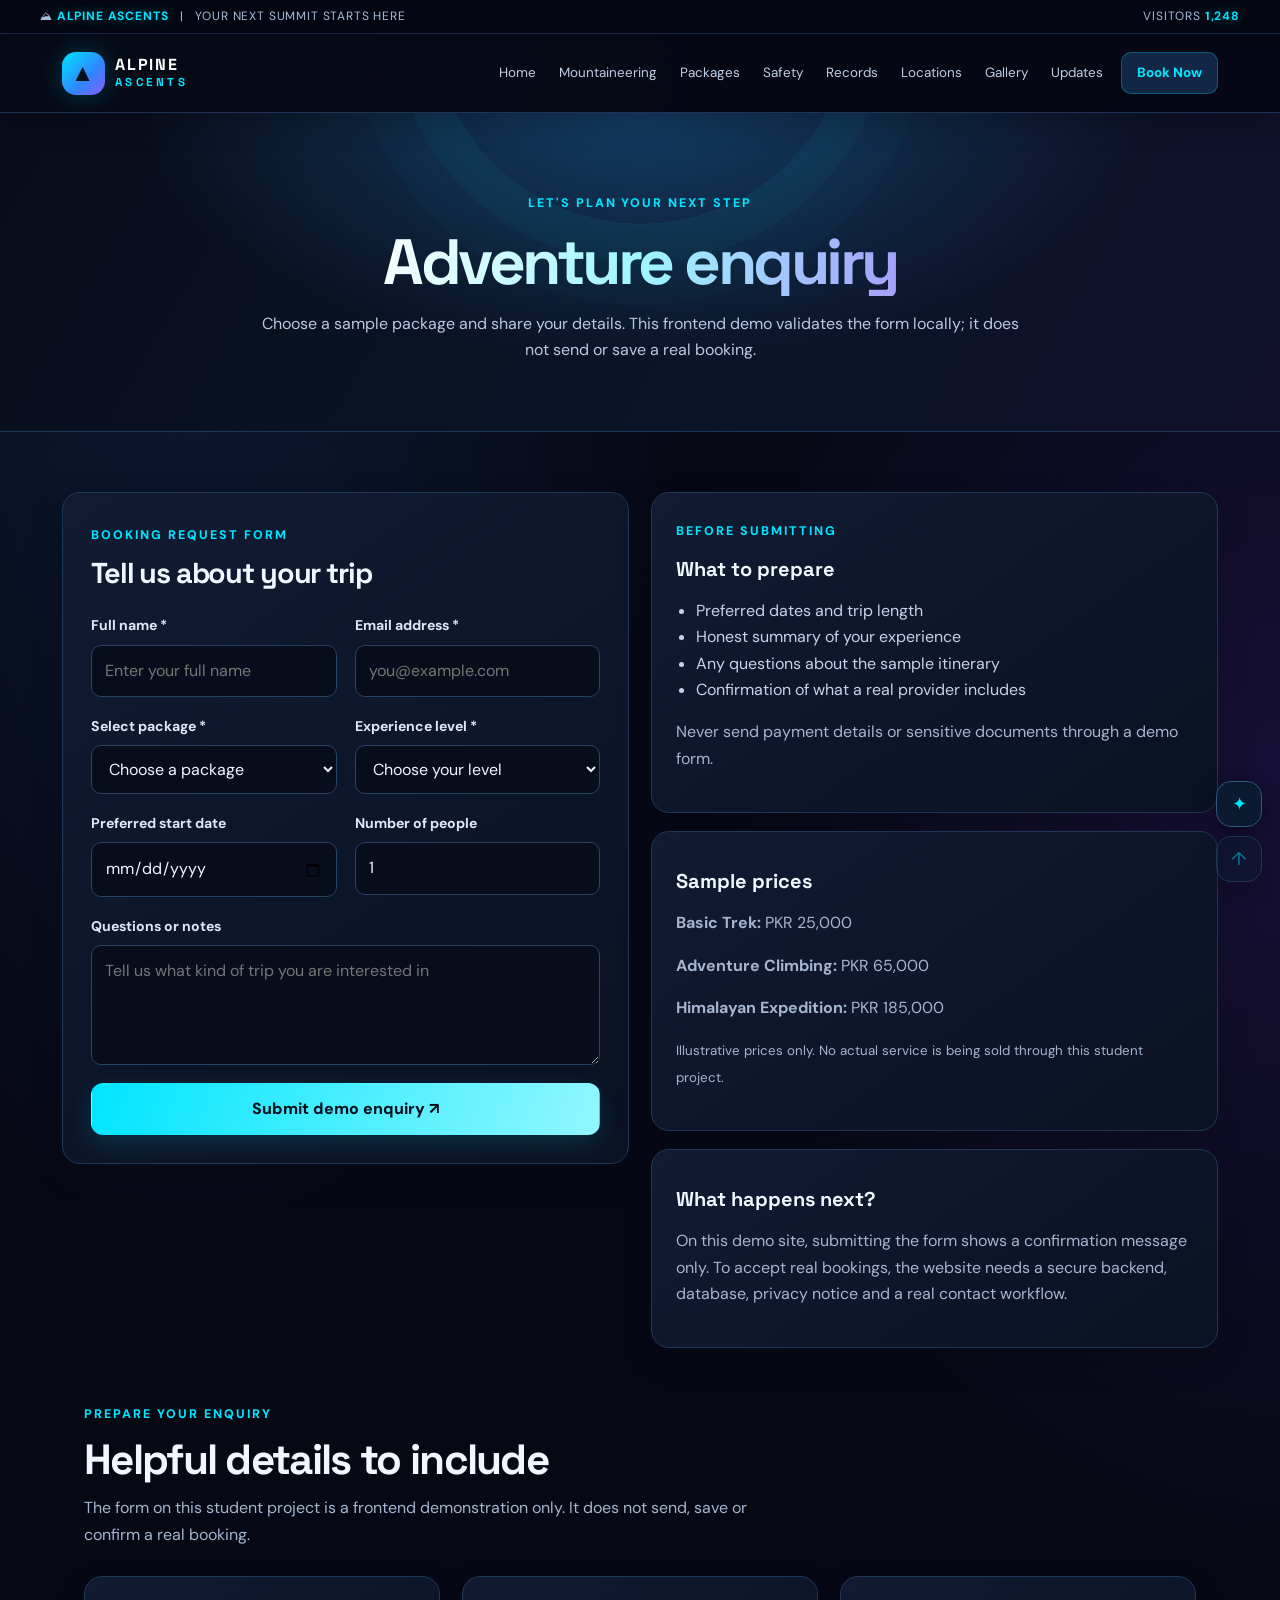
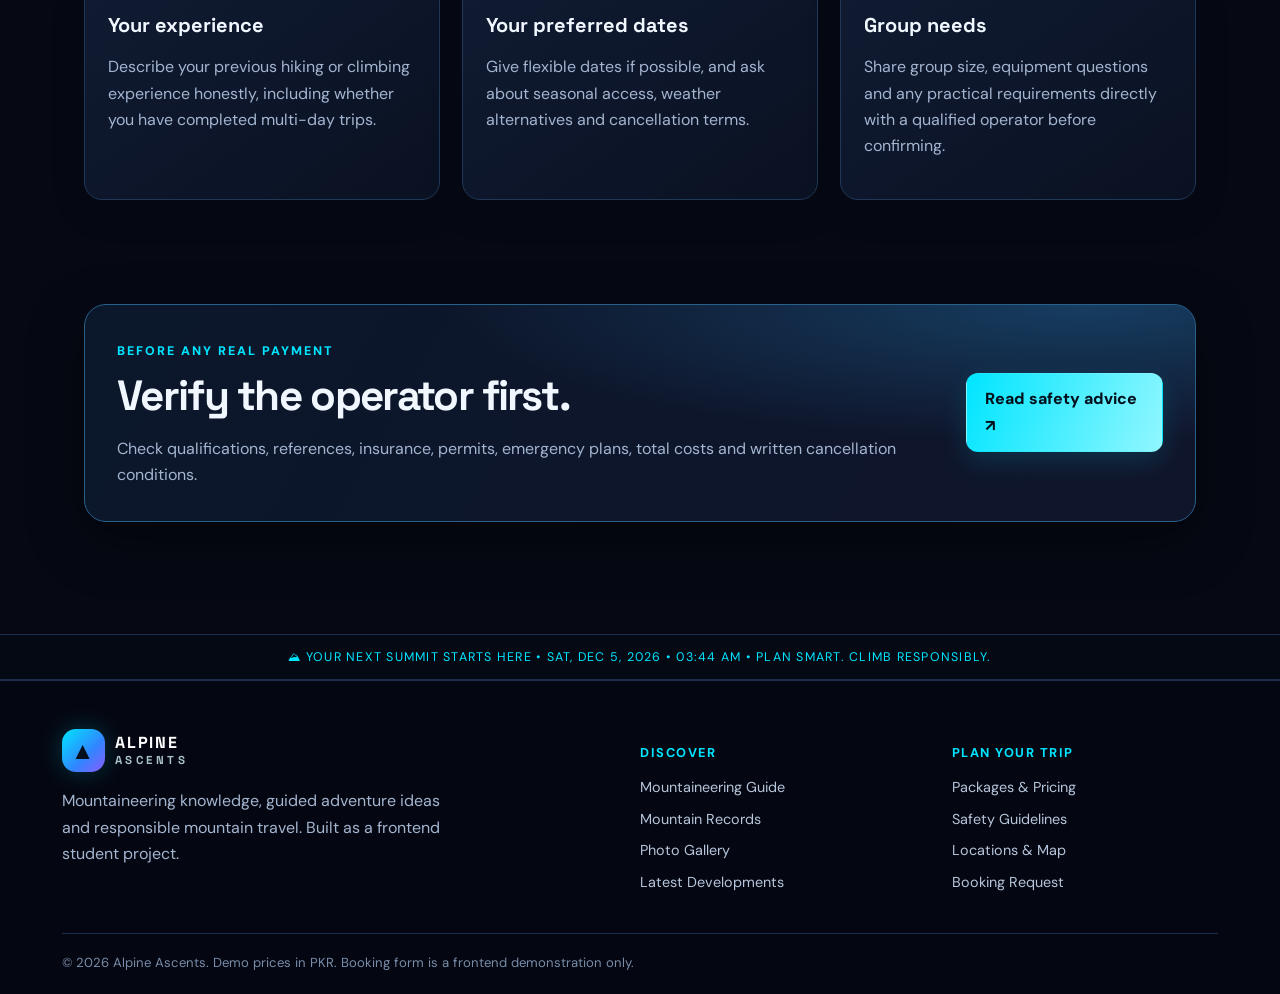
<file: booking.html>
<!doctype html><html lang="en"><head><meta charset="utf-8"><meta name="viewport" content="width=device-width, initial-scale=1"><meta name="theme-color" content="#060914"><meta name="description" content="Alpine Ascents mountaineering guide, packages and safety information"><title>Booking Request | Alpine Ascents</title><link rel="stylesheet" href="style.css"></head><body><div class="topline"><span>⛰ <b>ALPINE ASCENTS</b> &nbsp; | &nbsp; Your next summit starts here</span><span>VISITORS <b id="visitorCount">1,248</b></span></div><header><div class="navwrap"><a class="brand" href="index.html"><span class="brand-icon">▲</span><span>ALPINE<br><small>ASCENTS</small></span></a><button class="menu-toggle" id="menuToggle" aria-label="Toggle navigation">☰</button><nav id="mainNav"><a href="index.html" class=" ">Home</a><a href="about.html" class=" ">Mountaineering</a><a href="packages.html" class=" ">Packages</a><a href="safety.html" class=" ">Safety</a><a href="records.html" class=" ">Records</a><a href="clubs.html" class=" ">Locations</a><a href="gallery.html" class=" ">Gallery</a><a href="news.html" class=" ">Updates</a><a href="booking.html" class="active nav-cta">Book Now</a></nav></div></header><section class="page-hero"><div class="mini-label">Let's plan your next step</div><h1>Adventure enquiry</h1><p>Choose a sample package and share your details. This frontend demo validates the form locally; it does not send or save a real booking.</p></section><main class="wrap"><div class="grid two" style="align-items:start"><form class="form-card" data-demo-form><div class="mini-label">Booking request form</div><h2 style="font-size:1.8rem;margin-bottom:25px">Tell us about your trip</h2><div class="form-grid"><div class="field"><label for="fullName">Full name *</label><input id="fullName" name="fullName" required placeholder="Enter your full name"></div><div class="field"><label for="email">Email address *</label><input id="email" name="email" type="email" required placeholder="you@example.com"></div><div class="field"><label for="package">Select package *</label><select id="package" name="package" required><option value="">Choose a package</option><option>Basic Trek Package — PKR 25,000</option><option>Adventure Climbing — PKR 65,000</option><option>Himalayan Expedition — PKR 185,000</option></select></div><div class="field"><label for="level">Experience level *</label><select id="level" name="level" required><option value="">Choose your level</option><option>Beginner</option><option>Intermediate</option><option>Advanced</option></select></div><div class="field"><label for="date">Preferred start date</label><input id="date" name="date" type="date"></div><div class="field"><label for="people">Number of people</label><input id="people" name="people" type="number" min="1" max="20" value="1"></div><div class="field full"><label for="message">Questions or notes</label><textarea id="message" name="message" placeholder="Tell us what kind of trip you are interested in"></textarea></div><div class="field full"><button class="btn" type="submit">Submit demo enquiry ↗</button><div class="notice" role="status"></div></div></div></form><aside><div class="list-panel"><div class="mini-label">Before submitting</div><h3>What to prepare</h3><ul><li>Preferred dates and trip length</li><li>Honest summary of your experience</li><li>Any questions about the sample itinerary</li><li>Confirmation of what a real provider includes</li></ul><p>Never send payment details or sensitive documents through a demo form.</p></div><div class="list-panel" style="margin-top:18px"><h3>Sample prices</h3><p><b>Basic Trek:</b> PKR 25,000</p><p><b>Adventure Climbing:</b> PKR 65,000</p><p><b>Himalayan Expedition:</b> PKR 185,000</p><p><small>Illustrative prices only. No actual service is being sold through this student project.</small></p></div><div class="list-panel" style="margin-top:18px"><h3>What happens next?</h3><p>On this demo site, submitting the form shows a confirmation message only. To accept real bookings, the website needs a secure backend, database, privacy notice and a real contact workflow.</p></div></aside></div>
<section class="wrap extra-section"><div class="section-head"><div><div class="mini-label">Prepare your enquiry</div><h2>Helpful details to include</h2><p>The form on this student project is a frontend demonstration only. It does not send, save or confirm a real booking.</p></div></div><div class="grid"><article class="card"><div class="card-body"><h3>Your experience</h3><p>Describe your previous hiking or climbing experience honestly, including whether you have completed multi-day trips.</p></div></article><article class="card"><div class="card-body"><h3>Your preferred dates</h3><p>Give flexible dates if possible, and ask about seasonal access, weather alternatives and cancellation terms.</p></div></article><article class="card"><div class="card-body"><h3>Group needs</h3><p>Share group size, equipment questions and any practical requirements directly with a qualified operator before confirming.</p></div></article></div></section>
<section class="wrap extra-section"><div class="callout"><div><div class="mini-label">Before any real payment</div><h2>Verify the operator first.</h2><p>Check qualifications, references, insurance, permits, emergency plans, total costs and written cancellation conditions.</p></div><a class="btn" href="safety.html">Read safety advice ↗</a></div></section></main><script>const params=new URLSearchParams(location.search);const chosen=params.get('package');if(chosen){const s=document.getElementById('package');for(const o of s.options){if(o.text.toLowerCase().includes(chosen.toLowerCase())){s.value=o.value;break;}}}</script><div class="ticker"><span id="tickerText">Loading current date, time and location…</span></div><footer><div class="footer-grid"><div><a class="brand" href="index.html" style="color:white"><span class="brand-icon">▲</span><span>ALPINE<br><small style="color:#a9c1ca">ASCENTS</small></span></a><p>Mountaineering knowledge, guided adventure ideas and responsible mountain travel. Built as a frontend student project.</p></div><div><h3>DISCOVER</h3><a href="about.html">Mountaineering Guide</a><a href="records.html">Mountain Records</a><a href="gallery.html">Photo Gallery</a><a href="news.html">Latest Developments</a></div><div><h3>PLAN YOUR TRIP</h3><a href="packages.html">Packages & Pricing</a><a href="safety.html">Safety Guidelines</a><a href="clubs.html">Locations & Map</a><a href="booking.html">Booking Request</a></div></div><div class="copyright">© <span data-year></span> Alpine Ascents. Demo prices in PKR. Booking form is a frontend demonstration only.</div></footer><script src="script.js"></script></body></html>
</file>
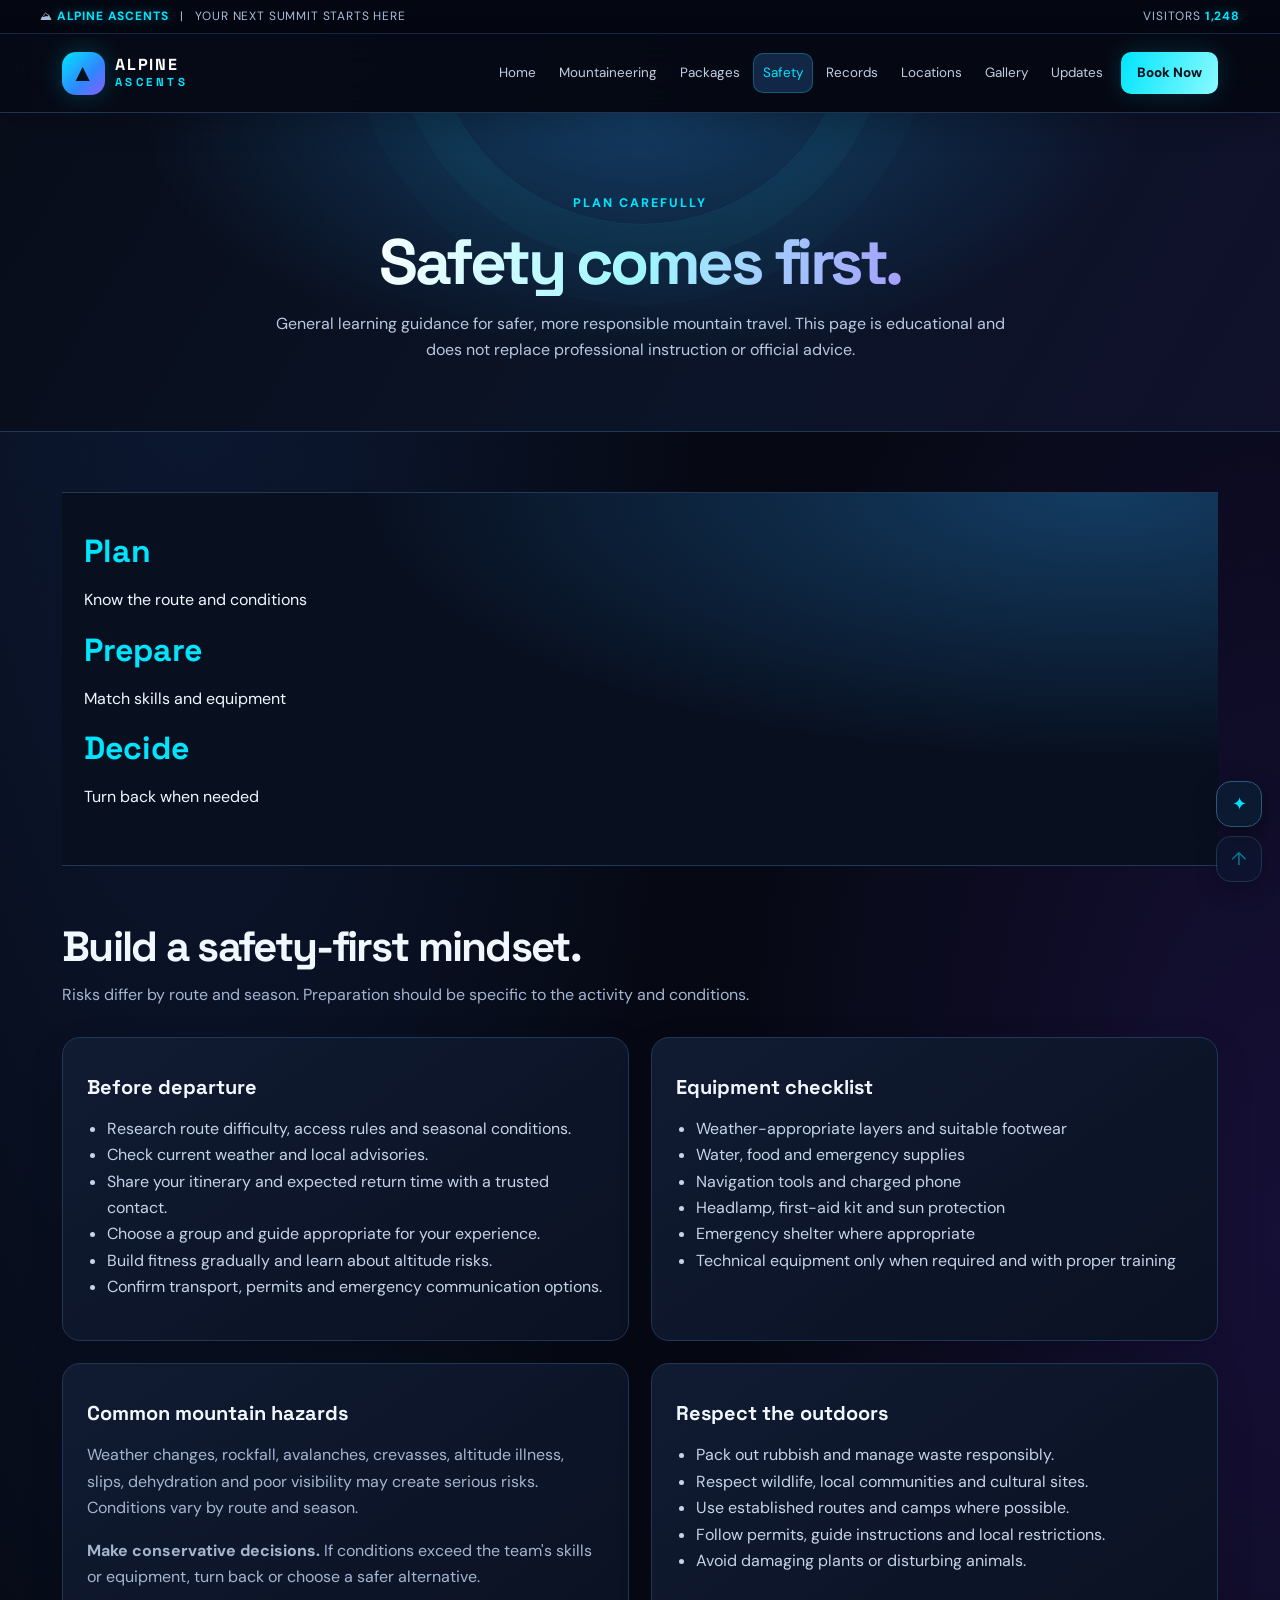
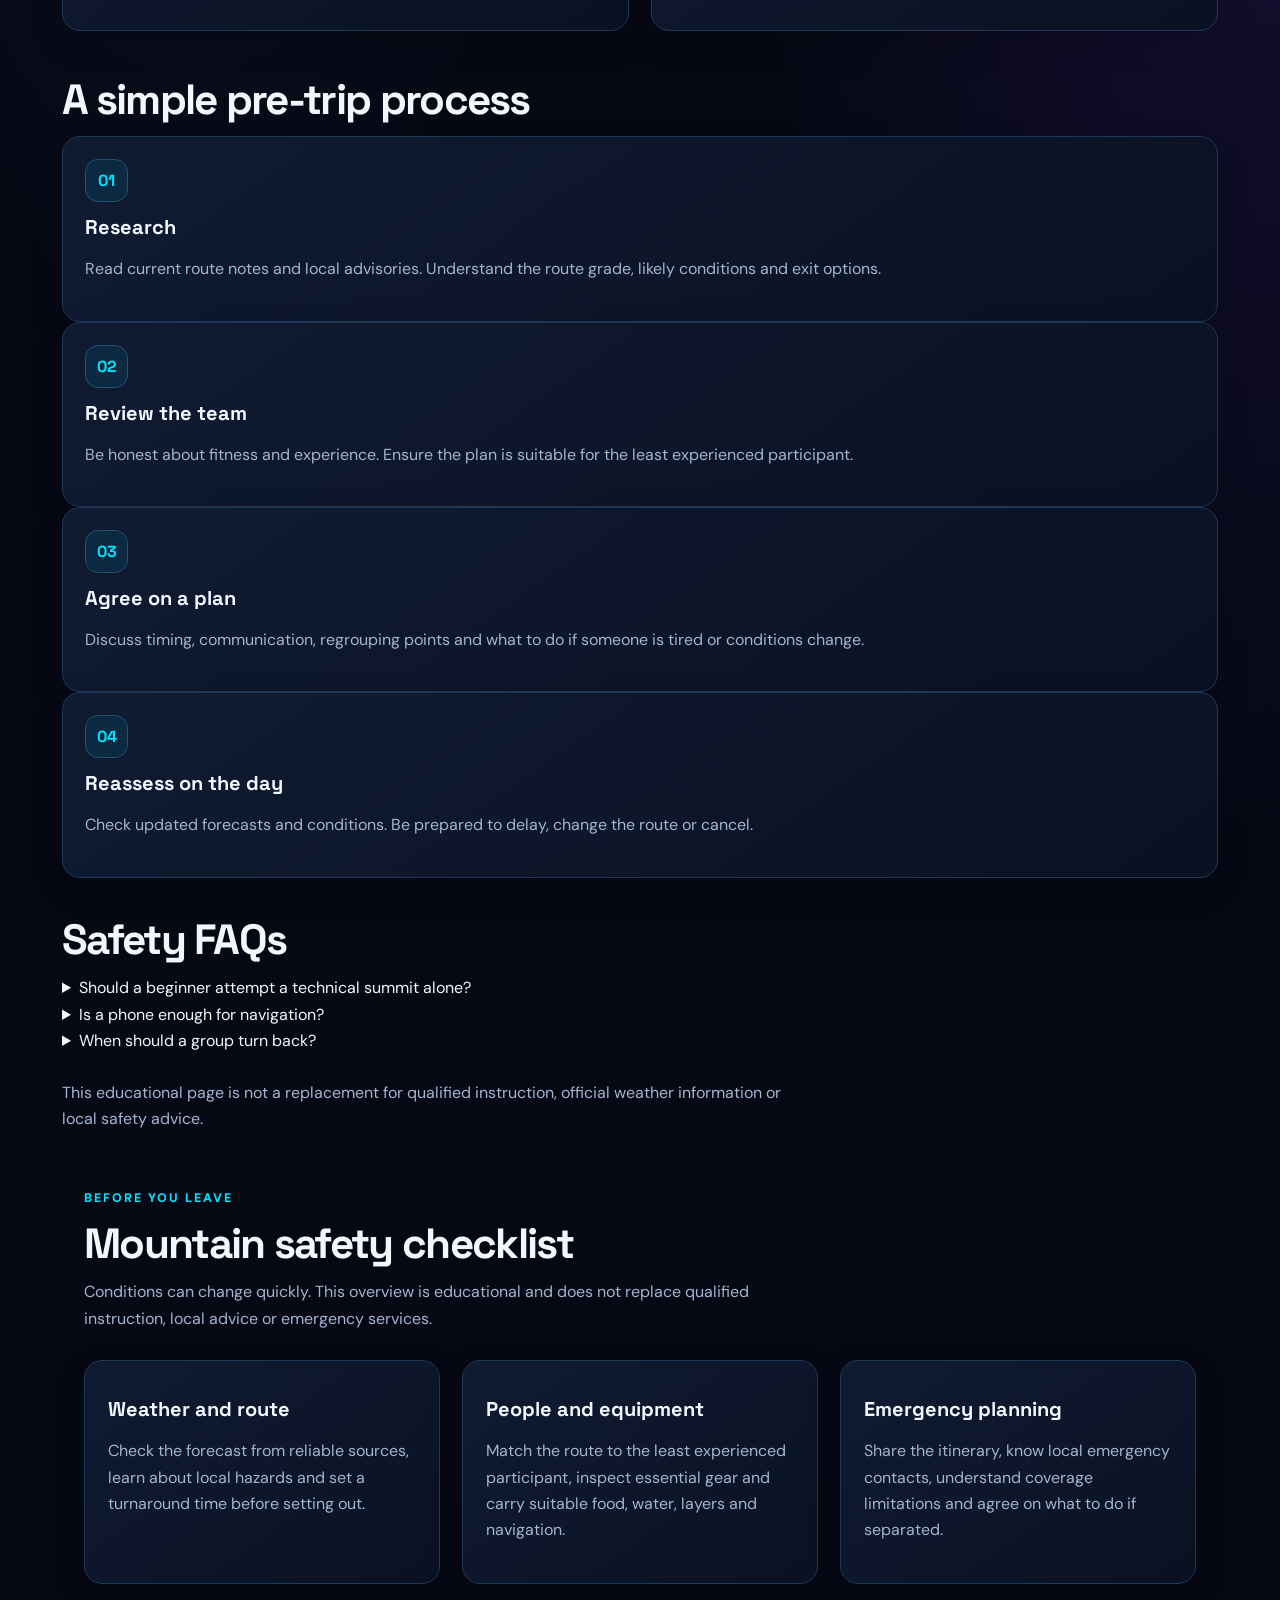
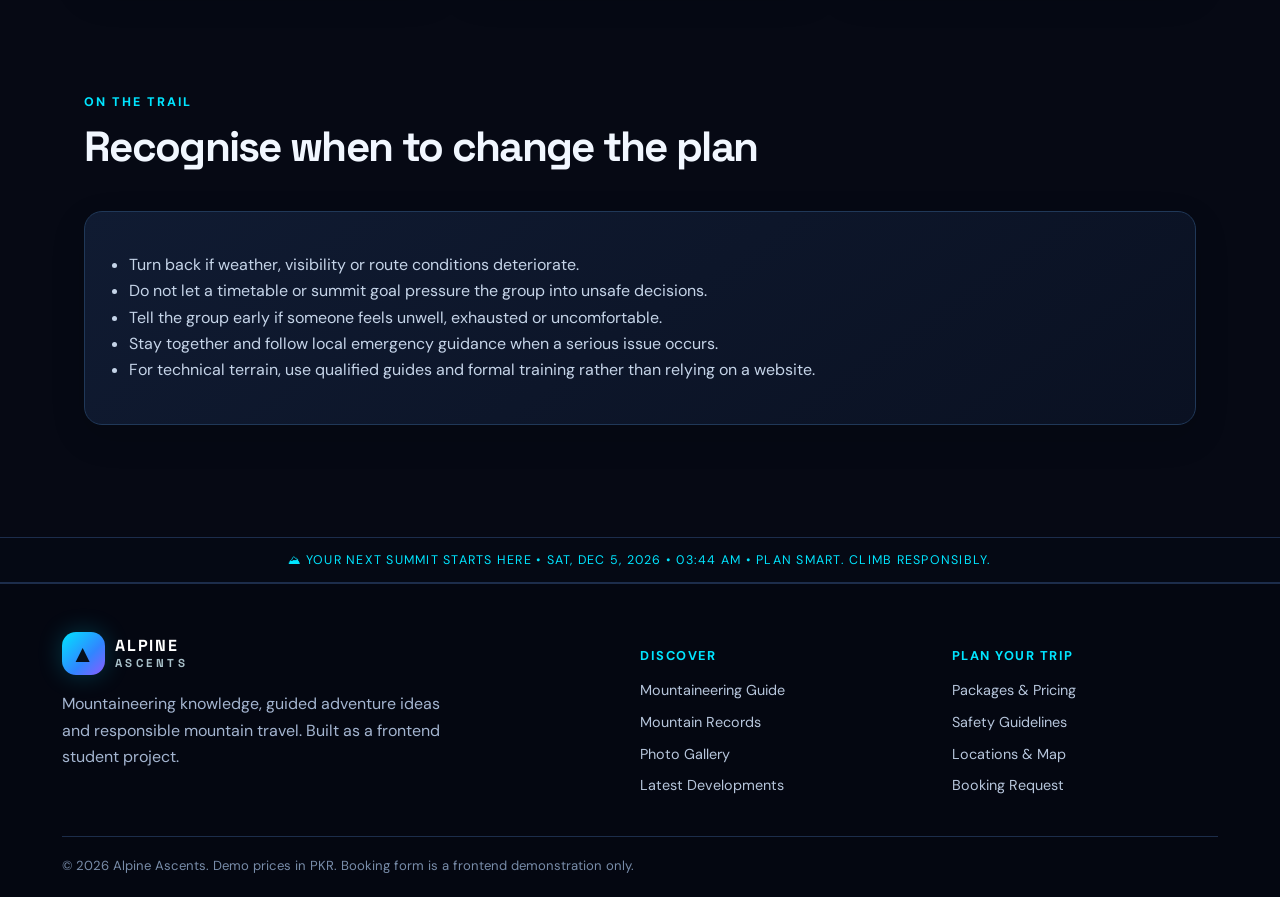
<file: safety.html>
<!doctype html><html lang="en"><head><meta charset="utf-8"><meta name="viewport" content="width=device-width, initial-scale=1"><meta name="theme-color" content="#060914"><meta name="description" content="Alpine Ascents mountaineering guide, packages and safety information"><title>Safety | Alpine Ascents</title><link rel="stylesheet" href="style.css"></head><body><div class="topline"><span>⛰ <b>ALPINE ASCENTS</b> &nbsp; | &nbsp; Your next summit starts here</span><span>VISITORS <b id="visitorCount">1,248</b></span></div><header><div class="navwrap"><a class="brand" href="index.html"><span class="brand-icon">▲</span><span>ALPINE<br><small>ASCENTS</small></span></a><button class="menu-toggle" id="menuToggle" aria-label="Toggle navigation">☰</button><nav id="mainNav"><a href="index.html" class=" ">Home</a><a href="about.html" class=" ">Mountaineering</a><a href="packages.html" class=" ">Packages</a><a href="safety.html" class="active ">Safety</a><a href="records.html" class=" ">Records</a><a href="clubs.html" class=" ">Locations</a><a href="gallery.html" class=" ">Gallery</a><a href="news.html" class=" ">Updates</a><a href="booking.html" class=" nav-cta">Book Now</a></nav></div></header><section class="page-hero"><div class="mini-label">Plan carefully</div><h1>Safety comes first.</h1><p>General learning guidance for safer, more responsible mountain travel. This page is educational and does not replace professional instruction or official advice.</p></section><main class="wrap"><div class="stat-band"><div><strong>Plan</strong><p>Know the route and conditions</p></div><div><strong>Prepare</strong><p>Match skills and equipment</p></div><div><strong>Decide</strong><p>Turn back when needed</p></div></div><div class="section-head" style="margin-top:48px"><div><h2>Build a safety-first mindset.</h2><p>Risks differ by route and season. Preparation should be specific to the activity and conditions.</p></div></div><div class="grid two"><section class="list-panel"><h3>Before departure</h3><ul><li>Research route difficulty, access rules and seasonal conditions.</li><li>Check current weather and local advisories.</li><li>Share your itinerary and expected return time with a trusted contact.</li><li>Choose a group and guide appropriate for your experience.</li><li>Build fitness gradually and learn about altitude risks.</li><li>Confirm transport, permits and emergency communication options.</li></ul></section><section class="list-panel"><h3>Equipment checklist</h3><ul><li>Weather-appropriate layers and suitable footwear</li><li>Water, food and emergency supplies</li><li>Navigation tools and charged phone</li><li>Headlamp, first-aid kit and sun protection</li><li>Emergency shelter where appropriate</li><li>Technical equipment only when required and with proper training</li></ul></section><section class="list-panel"><h3>Common mountain hazards</h3><p>Weather changes, rockfall, avalanches, crevasses, altitude illness, slips, dehydration and poor visibility may create serious risks. Conditions vary by route and season.</p><p><b>Make conservative decisions.</b> If conditions exceed the team's skills or equipment, turn back or choose a safer alternative.</p></section><section class="list-panel"><h3>Respect the outdoors</h3><ul><li>Pack out rubbish and manage waste responsibly.</li><li>Respect wildlife, local communities and cultural sites.</li><li>Use established routes and camps where possible.</li><li>Follow permits, guide instructions and local restrictions.</li><li>Avoid damaging plants or disturbing animals.</li></ul></section></div><h2 style="margin-top:45px">A simple pre-trip process</h2><div class="step"><span class="step-no">01</span><div><h3>Research</h3><p>Read current route notes and local advisories. Understand the route grade, likely conditions and exit options.</p></div></div><div class="step"><span class="step-no">02</span><div><h3>Review the team</h3><p>Be honest about fitness and experience. Ensure the plan is suitable for the least experienced participant.</p></div></div><div class="step"><span class="step-no">03</span><div><h3>Agree on a plan</h3><p>Discuss timing, communication, regrouping points and what to do if someone is tired or conditions change.</p></div></div><div class="step"><span class="step-no">04</span><div><h3>Reassess on the day</h3><p>Check updated forecasts and conditions. Be prepared to delay, change the route or cancel.</p></div></div><div class="faq" style="margin-top:38px"><h2>Safety FAQs</h2><details><summary>Should a beginner attempt a technical summit alone?</summary><p>No. Beginners should start with suitable routes and seek qualified guidance. Technical mountain terrain demands training, appropriate equipment and experienced support.</p></details><details><summary>Is a phone enough for navigation?</summary><p>Do not rely on a single device. Batteries can run down and reception may be absent. Learn backup navigation skills and carry suitable tools for the route.</p></details><details><summary>When should a group turn back?</summary><p>Whenever weather, terrain, time, health or team capability makes continuing unsafe. A summit is optional; returning safely is the priority.</p></details></div><p style="margin-top:25px">This educational page is not a replacement for qualified instruction, official weather information or local safety advice.</p>
<section class="wrap extra-section"><div class="section-head"><div><div class="mini-label">Before you leave</div><h2>Mountain safety checklist</h2><p>Conditions can change quickly. This overview is educational and does not replace qualified instruction, local advice or emergency services.</p></div></div><div class="grid"><article class="card"><div class="card-body"><h3>Weather and route</h3><p>Check the forecast from reliable sources, learn about local hazards and set a turnaround time before setting out.</p></div></article><article class="card"><div class="card-body"><h3>People and equipment</h3><p>Match the route to the least experienced participant, inspect essential gear and carry suitable food, water, layers and navigation.</p></div></article><article class="card"><div class="card-body"><h3>Emergency planning</h3><p>Share the itinerary, know local emergency contacts, understand coverage limitations and agree on what to do if separated.</p></div></article></div></section>
<section class="wrap extra-section"><div class="section-head"><div><div class="mini-label">On the trail</div><h2>Recognise when to change the plan</h2></div></div><div class="list-panel"><ul><li>Turn back if weather, visibility or route conditions deteriorate.</li><li>Do not let a timetable or summit goal pressure the group into unsafe decisions.</li><li>Tell the group early if someone feels unwell, exhausted or uncomfortable.</li><li>Stay together and follow local emergency guidance when a serious issue occurs.</li><li>For technical terrain, use qualified guides and formal training rather than relying on a website.</li></ul></div></section></main><div class="ticker"><span id="tickerText">Loading current date, time and location…</span></div><footer><div class="footer-grid"><div><a class="brand" href="index.html" style="color:white"><span class="brand-icon">▲</span><span>ALPINE<br><small style="color:#a9c1ca">ASCENTS</small></span></a><p>Mountaineering knowledge, guided adventure ideas and responsible mountain travel. Built as a frontend student project.</p></div><div><h3>DISCOVER</h3><a href="about.html">Mountaineering Guide</a><a href="records.html">Mountain Records</a><a href="gallery.html">Photo Gallery</a><a href="news.html">Latest Developments</a></div><div><h3>PLAN YOUR TRIP</h3><a href="packages.html">Packages & Pricing</a><a href="safety.html">Safety Guidelines</a><a href="clubs.html">Locations & Map</a><a href="booking.html">Booking Request</a></div></div><div class="copyright">© <span data-year></span> Alpine Ascents. Demo prices in PKR. Booking form is a frontend demonstration only.</div></footer><script src="script.js"></script></body></html>
</file>
<file: style.css>
@import url('https://fonts.googleapis.com/css2?family=DM+Sans:wght@400;500;600;700&family=Space+Grotesk:wght@400;500;600;700&display=swap');
:root{--bg:#060914;--bg2:#0A1021;--panel:#0E1830;--panel2:#101D38;--ink:#F1F7FF;--muted:#A4B5D0;--line:#203354;--cyan:#00E5FF;--blue:#3185FF;--violet:#8B5CFF;--lime:#B7FF5A;--pink:#FF4FD8;--gold:#B7FF5A;--shadow:0 18px 55px #0007;--glow:0 0 24px #00e5ff25}
*{box-sizing:border-box}
html{scroll-behavior:smooth;scroll-padding-top:100px}
body{margin:0;background:radial-gradient(ellipse at 15% 0%,#0D1B37 0,transparent 34%),radial-gradient(ellipse at 100% 30%,#160F36 0,transparent 30%),var(--bg);color:var(--ink);font-family:'DM Sans',Arial,sans-serif;line-height:1.65;overflow-x:hidden}
body:before{content:"";position:fixed;inset:0;pointer-events:none;z-index:-1;opacity:.16;background-image:linear-gradient(#25426833 1px,transparent 1px),linear-gradient(90deg,#25426833 1px,transparent 1px);background-size:44px 44px;mask-image:linear-gradient(to bottom,black,transparent 75%)}
a{color:inherit;text-decoration:none;transition:color .2s,background .2s,transform .2s,border-color .2s,box-shadow .2s}
img{display:block;max-width:100%;height:auto}
button,input,select,textarea{font:inherit}
button{cursor:pointer}
.topline{min-height:34px;padding:6px max(20px,calc((100% - 1200px)/2));display:flex;justify-content:space-between;gap:12px;align-items:center;background:#040711;border-bottom:1px solid #172746;color:#A9BEDC;font-size:.75rem;letter-spacing:.07em;text-transform:uppercase}
.topline b{color:var(--cyan);text-shadow:0 0 12px #00e5ff70}
header{position:sticky;top:0;z-index:50;background:#060914e8;backdrop-filter:blur(18px);border-bottom:1px solid #203354;box-shadow:0 10px 30px #0003}
.navwrap{max-width:1200px;margin:auto;min-height:78px;padding:12px 22px;display:flex;align-items:center;justify-content:space-between;gap:20px}
.brand{display:flex;align-items:center;gap:10px;font:700 1rem/1 'Space Grotesk',sans-serif;letter-spacing:.11em;color:#fff;flex-shrink:0}
.brand small{font-size:.72rem;letter-spacing:.3em;color:var(--cyan)}
.brand-icon{display:grid;place-items:center;width:43px;height:43px;border-radius:14px;background:linear-gradient(135deg,var(--cyan),var(--blue) 60%,var(--violet));color:#06101D;font-size:1.5rem;box-shadow:0 0 25px #00e5ff38}
nav{display:flex;align-items:center;gap:3px}
nav a{padding:9px 10px;border-radius:10px;font-size:.84rem;color:#C0CEE3;white-space:nowrap}
nav a:hover,nav a.active{color:#fff;background:#122745;box-shadow:inset 0 0 0 1px #00e5ff48}
nav a.active{color:var(--cyan)}
nav .nav-cta{margin-left:5px;padding:10px 16px;background:linear-gradient(110deg,var(--cyan),#8AFAFF);color:#03111D;font-weight:800;box-shadow:0 0 25px #00e5ff2a}
nav .nav-cta:hover{color:#03111D;transform:translateY(-2px);box-shadow:0 0 32px #00e5ff5a}
.menu-toggle{display:none;border:1px solid #244369;background:#0E1A31;color:var(--cyan);padding:8px 12px;border-radius:10px;font-size:1.3rem}
main{min-height:55vh}
.wrap{max-width:1200px;margin:0 auto;padding:60px 22px}
.wrap-tight{max-width:1200px;margin:0 auto;padding:22px}
.hero{position:relative;min-height:610px;display:flex;align-items:center;background:linear-gradient(90deg,#050914f5 0%,#071329d9 42%,#06101c55 100%),url('https://images.unsplash.com/photo-1464822759023-fed622ff2c3b?auto=format&fit=crop&w=2000&q=90') center/cover;isolation:isolate;border-bottom:1px solid #21456B}
.hero:after{content:"";position:absolute;inset:0;z-index:-1;background:radial-gradient(ellipse at 68% 45%,#00e5ff1c,transparent 38%),linear-gradient(0deg,var(--bg),transparent 26%)}
.hero-inner{max-width:1200px;width:100%;margin:auto;padding:90px 22px 110px}
.kicker,.mini-label{display:inline-flex;align-items:center;gap:9px;color:var(--cyan);font-size:.78rem;font-weight:800;letter-spacing:.16em;text-transform:uppercase}
.kicker:before{content:"";width:24px;height:2px;background:var(--cyan);box-shadow:0 0 12px var(--cyan)}
.hero h1,.page-hero h1{font:700 clamp(2.7rem,6vw,5.6rem)/1.02 'Space Grotesk',sans-serif;letter-spacing:-.055em;margin:22px 0;max-width:800px}
.hero h1 em{font-style:normal;color:var(--cyan);text-shadow:0 0 28px #00e5ff45}
.hero p{max-width:620px;color:#D1DDF0;font-size:1.08rem}
.actions{display:flex;flex-wrap:wrap;gap:13px;margin-top:28px}
.btn{display:inline-flex;align-items:center;justify-content:center;gap:9px;border:1px solid transparent;border-radius:12px;padding:12px 18px;background:linear-gradient(110deg,var(--cyan),#91F7FF);color:#03111D;font-weight:800;box-shadow:0 9px 26px #00e5ff24;transition:transform .2s,box-shadow .2s}
.btn:hover{transform:translateY(-3px);box-shadow:0 14px 34px #00e5ff42}
.btn-dark{background:linear-gradient(120deg,#132747,#101A30);border-color:#2B4A72;color:#EAF5FF;box-shadow:none}
.btn-dark:hover{border-color:var(--cyan);color:var(--cyan);box-shadow:0 0 20px #00e5ff1d}
.btn-ghost{background:#07101b75;border-color:#80EFFF;color:#EAFBFF;box-shadow:none}
.btn-ghost:hover{background:#00e5ff16}
.metrics{position:relative;z-index:2;margin:-48px auto 0;max-width:1120px;display:grid;grid-template-columns:repeat(4,1fr);background:#0B1427eF;border:1px solid #254367;border-radius:20px;box-shadow:var(--shadow),0 0 28px #00e5ff0c;overflow:hidden;backdrop-filter:blur(14px)}
.metric{padding:23px 16px;text-align:center;border-right:1px solid #203354}
.metric:last-child{border:0}
.metric strong{display:block;color:var(--cyan);font:700 clamp(1.4rem,3vw,2rem) 'Space Grotesk',sans-serif}
.metric span{color:var(--muted);font-size:.84rem}
.section-head{display:flex;align-items:end;justify-content:space-between;gap:22px;margin-bottom:28px}
.section-head h2,.wrap h2,.callout h2{font:700 clamp(1.8rem,3.3vw,2.8rem)/1.13 'Space Grotesk',sans-serif;letter-spacing:-.04em;margin:9px 0 12px}
.section-head p,.wrap>p{color:var(--muted);max-width:720px;margin:0}
.grid{display:grid;grid-template-columns:repeat(3,minmax(0,1fr));gap:22px}
.grid.two{grid-template-columns:repeat(2,minmax(0,1fr))}
.grid.four{grid-template-columns:repeat(4,minmax(0,1fr))}
.card,.list-panel,.form-card,.step{position:relative;background:linear-gradient(145deg,#101B32,#0A1122);border:1px solid #203858;border-radius:18px;overflow:hidden;box-shadow:0 12px 35px #0002;transition:transform .25s,border-color .25s,box-shadow .25s}
.card:hover,.list-panel:hover{transform:translateY(-5px);border-color:#00BFE8;box-shadow:0 18px 44px #0006,0 0 26px #00e5ff12}
.card>img{width:100%;height:220px;object-fit:cover;filter:saturate(.88);transition:transform .45s,filter .3s}
.card:hover>img{transform:scale(1.045);filter:saturate(1.12)}
.card-body{padding:23px}
.card h3,.list-panel h3,.step h3{font:700 1.25rem/1.25 'Space Grotesk',sans-serif;margin:13px 0 10px}
.card p,.list-panel p,.step p{color:var(--muted)}
.chip{display:inline-flex;align-items:center;border:1px solid #245071;border-radius:999px;padding:5px 10px;background:#0B2B40;color:#9AF5FF;font-size:.7rem;font-weight:800;letter-spacing:.06em}
.arrow-link{display:inline-block;color:var(--cyan);font-weight:800;margin-top:8px}
.arrow-link:hover{transform:translateX(4px)}
.price{font:700 1.7rem 'Space Grotesk',sans-serif;color:var(--cyan);margin:12px 0}
.price small{font:500 .78rem 'DM Sans',sans-serif;color:var(--muted)}
.package-list{padding-left:20px;color:#C5D4E8}
.package-list li{padding:3px 0}
.featured{border-color:var(--cyan);box-shadow:0 0 30px #00e5ff17}
.featured:before{content:"POPULAR CHOICE";position:absolute;top:12px;right:12px;z-index:2;background:linear-gradient(100deg,var(--cyan),#A3F7FF);color:#04101A;padding:6px 10px;border-radius:999px;font-size:.65rem;font-weight:900;letter-spacing:.08em}
.page-hero{position:relative;text-align:center;padding:76px 22px 68px;background:radial-gradient(ellipse at 50% 0%,#133C62 0,transparent 55%),linear-gradient(120deg,#080D1A,#0B1428 60%,#10102A);border-bottom:1px solid #203858;overflow:hidden}
.page-hero:after{content:"";position:absolute;width:420px;height:420px;border:1px solid #00e5ff1c;border-radius:50%;left:calc(50% - 210px);top:-310px;box-shadow:0 0 0 38px #00e5ff08,0 0 0 80px #00e5ff05}
.page-hero h1{font-size:clamp(2.5rem,5vw,4.2rem);margin:15px auto;position:relative;z-index:1;background:linear-gradient(100deg,#fff 15%,#9EF7FF 50%,#A78BFA 90%);-webkit-background-clip:text;background-clip:text;color:transparent}
.page-hero p{max-width:760px;margin:0 auto;color:#B8C9E2;position:relative;z-index:1}
.callout{display:flex;align-items:center;justify-content:space-between;gap:24px;padding:32px;border:1px solid #286087;border-radius:22px;background:radial-gradient(ellipse at 90% 0%,#163D61,transparent 45%),linear-gradient(120deg,#0B172B,#10152B);box-shadow:var(--shadow)}
.callout p{color:var(--muted);margin-bottom:0}
.list-panel{padding:24px}
.list-panel ul{padding-left:20px;color:#C5D4E8}
.table-wrap{width:100%;overflow:auto;border:1px solid #203858;border-radius:15px}
table{border-collapse:collapse;width:100%;min-width:650px;background:#0A1223;color:#D8E5F5}
th,td{padding:14px 16px;text-align:left;border-bottom:1px solid #203354}
th{background:#102743;color:#8FF3FF;font-size:.82rem;letter-spacing:.05em;text-transform:uppercase}
tr:last-child td{border-bottom:0}
tr:hover td{background:#101F36}
.form-card{padding:28px;overflow:visible}
.form-grid{display:grid;grid-template-columns:repeat(2,minmax(0,1fr));gap:18px}
.field{display:flex;flex-direction:column;gap:7px}
.field.full{grid-column:1/-1}
.field label{font-size:.88rem;color:#DCE9F8;font-weight:700}
.field input,.field select,.field textarea{width:100%;border:1px solid #294363;border-radius:10px;background:#070D1A;color:#F1F7FF;padding:12px 13px;outline:none}
.field textarea{min-height:120px;resize:vertical}
.field input:focus,.field select:focus,.field textarea:focus{border-color:var(--cyan);box-shadow:0 0 0 3px #00e5ff16}
.field select option{background:#0A1223}
.notice{padding:12px 14px;margin-top:10px;border:1px solid #23617A;border-radius:10px;background:#0A2537;color:#9AF5FF;min-height:0}
.notice:empty{display:none}
.ticker{padding:12px 20px;text-align:center;background:#050914;border-top:1px solid #1C2D4C;border-bottom:1px solid #1C2D4C;color:var(--cyan);font-size:.78rem;letter-spacing:.1em;text-transform:uppercase}
footer{background:#040711;border-top:1px solid #1D2D4A;padding:48px 22px 20px}
.footer-grid{max-width:1156px;margin:auto;display:grid;grid-template-columns:2fr 1fr 1fr;gap:45px}
.footer-grid p{max-width:390px;color:var(--muted)}
.footer-grid h3{font-size:.8rem;color:var(--cyan);letter-spacing:.12em}
.footer-grid>div>a:not(.brand){display:block;color:#B7C6DC;margin:8px 0;font-size:.9rem}
.footer-grid>div>a:not(.brand):hover{color:var(--cyan);transform:translateX(3px)}
.copyright{max-width:1156px;margin:30px auto 0;padding-top:18px;border-top:1px solid #1C2D4A;color:#788CA9;font-size:.82rem}
.prose{max-width:850px;color:#C6D5E9}
.prose h2,.prose h3{color:#F4F8FF;font-family:'Space Grotesk',sans-serif}
.prose blockquote{border-left:3px solid var(--cyan);padding:16px 20px;background:#0B2033;border-radius:0 12px 12px 0;color:#B7F8FF;margin:25px 0}
.toc{background:#0C172A;border:1px solid #203858;border-radius:15px;padding:20px}
.toc a{color:var(--cyan)}
.step{padding:22px}
.step-no{display:grid;place-items:center;width:43px;height:43px;border-radius:13px;background:#0B2A42;color:var(--cyan);font:700 1rem 'Space Grotesk';border:1px solid #245071}
.stat-band{padding:38px 22px;background:radial-gradient(ellipse at 90% 0%,#133C62,transparent 50%),#081020;border-block:1px solid #203858}
.stat-band .grid{max-width:1156px;margin:auto}
.stat-band strong{font:700 2rem 'Space Grotesk';color:var(--cyan)}
.gallery .card{cursor:zoom-in}
.gallery .card img{height:245px}
.reveal{opacity:0;transform:translateY(22px);transition:opacity .65s ease,transform .65s ease}
.reveal.is-visible{opacity:1;transform:translateY(0)}
#readingProgress{position:fixed;top:0;left:0;height:3px;width:0;z-index:100;background:linear-gradient(90deg,var(--cyan),var(--violet),var(--pink));box-shadow:0 0 12px var(--cyan)}
.floating-tools{position:fixed;right:18px;bottom:18px;z-index:80;display:flex;flex-direction:column;gap:9px}
.float-btn{width:46px;height:46px;display:grid;place-items:center;border-radius:15px;border:1px solid #2C5A7D;background:#0B1A30;color:var(--cyan);font-size:1.15rem;box-shadow:0 8px 22px #0006;cursor:pointer}
.float-btn:hover{background:#10304A;box-shadow:0 0 20px #00e5ff26;transform:translateY(-2px)}
body.glow-boost{--glow:0 0 36px #00e5ff4c}
body.glow-boost .card,body.glow-boost .list-panel{box-shadow:0 0 0 1px #00e5ff22,0 0 32px #00e5ff17}
body.glow-boost .btn{box-shadow:0 0 25px #00e5ff65}
.neon-calculator{margin:34px 0;padding:25px;border:1px solid #2A5E80;border-radius:18px;background:radial-gradient(ellipse at 100% 0%,#11395A,transparent 48%),#0A1325;box-shadow:var(--shadow)}
.neon-calculator h3{margin-top:0;font:700 1.5rem 'Space Grotesk'}
.calc-row{display:grid;grid-template-columns:1fr 1fr;gap:18px;max-width:750px}
.calc-result{margin-top:16px;padding:18px;border-radius:12px;background:#06101E;border:1px solid #245071}
.calc-result strong{font:700 1.8rem 'Space Grotesk';color:var(--cyan)}
.lightbox{position:fixed;inset:0;z-index:120;background:#02040cf2;display:grid;place-items:center;padding:24px;opacity:0;pointer-events:none;transition:opacity .25s}
.lightbox.open{opacity:1;pointer-events:auto}
.lightbox img{max-height:82vh;max-width:min(1100px,95vw);border-radius:14px;border:1px solid #315777;box-shadow:0 0 50px #00e5ff25}
.lightbox button{position:absolute;top:22px;right:24px;background:#10233C;border:1px solid #315777;color:#fff;border-radius:50%;width:44px;height:44px;font-size:1.5rem}
.lightbox p{color:#C6E8FF;text-align:center}
@media(max-width:1100px){nav a{padding:8px 7px;font-size:.76rem}.navwrap{gap:10px}.brand{font-size:.88rem}.brand-icon{width:38px;height:38px}}
@media(max-width:900px){.menu-toggle{display:block}nav{display:none;position:absolute;top:100%;left:12px;right:12px;padding:14px;background:#080F1E;border:1px solid #203858;border-radius:16px;box-shadow:var(--shadow);flex-direction:column;align-items:stretch}nav.open{display:flex}nav a{padding:11px 13px;font-size:.9rem}.grid.four{grid-template-columns:repeat(2,minmax(0,1fr))}.hero{min-height:540px}.footer-grid{grid-template-columns:1fr 1fr}.footer-grid>div:first-child{grid-column:1/-1}}
@media(max-width:650px){.topline{font-size:.65rem;padding:7px 12px}.topline span:last-child{display:none}.navwrap{min-height:68px;padding:10px 15px}.hero{min-height:570px;background-position:58% center}.hero-inner{padding:75px 20px 105px}.hero h1{font-size:clamp(2.8rem,14vw,4.4rem)}.wrap{padding:42px 17px}.wrap-tight{padding:17px}.metrics{grid-template-columns:repeat(2,1fr);margin:-35px 17px 0}.metric{border-bottom:1px solid #203354}.metric:nth-child(2){border-right:0}.metric:nth-child(3),.metric:nth-child(4){border-bottom:0}.grid,.grid.two,.grid.four{grid-template-columns:1fr}.card>img{height:220px}.section-head{align-items:flex-start;flex-direction:column}.callout{align-items:flex-start;flex-direction:column;padding:25px}.page-hero{padding:57px 18px}.page-hero h1{font-size:2.65rem}.form-card{padding:20px}.form-grid,.calc-row{grid-template-columns:1fr}.field.full{grid-column:auto}.footer-grid{grid-template-columns:1fr;gap:24px}.footer-grid>div:first-child{grid-column:auto}.gallery .card img{height:230px}.floating-tools{right:11px;bottom:11px}.float-btn{width:42px;height:42px}}
@media(prefers-reduced-motion:reduce){*,*:before,*:after{scroll-behavior:auto!important;transition:none!important;animation:none!important}.reveal{opacity:1;transform:none}}

/* Expanded project content and 30-photo gallery */
.gallery-intro{display:grid;grid-template-columns:repeat(3,minmax(0,1fr));gap:16px;margin:0 0 28px}
.gallery-stat{padding:20px;border:1px solid #244766;border-radius:16px;background:linear-gradient(130deg,#0D2138,#0A1223);display:flex;align-items:center;gap:14px}
.gallery-stat strong{font:700 2rem 'Space Grotesk',sans-serif;color:var(--cyan);text-shadow:0 0 18px #00e5ff40}
.gallery-stat span{color:#C5D5E9;font-weight:700}
.gallery-expanded .card{min-width:0}
.gallery-expanded .card img{height:245px;object-fit:cover}
.extra-section{padding-top:52px;padding-bottom:52px}
.extra-section .section-head{margin-bottom:28px}
.extra-section .list-panel{height:100%}
.extra-section .card-body{height:100%}
@media(max-width:650px){.gallery-intro{grid-template-columns:1fr}.gallery-stat{padding:15px}.gallery-expanded .card img{height:235px}.extra-section{padding-top:32px;padding-bottom:32px}}

/* Gallery detail polish */
.gallery-expanded .card{display:flex;flex-direction:column;height:100%}.gallery-expanded .card-body{display:flex;flex-direction:column;align-items:flex-start;flex:1}.gallery-expanded .card-body p{font-size:.94rem;line-height:1.75;margin:0 0 4px}.gallery-expanded .card h3{min-height:2.5em}.gallery-expanded .card img{object-position:center;aspect-ratio:16/10;height:auto;min-height:220px;max-height:270px;object-fit:cover}.gallery-intro{display:grid;grid-template-columns:repeat(3,minmax(0,1fr));gap:16px;margin:0 0 28px}.gallery-stat{padding:20px;border:1px solid #203858;border-radius:16px;background:linear-gradient(145deg,#101B32,#0A1122);text-align:center}.gallery-stat strong{display:block;font:700 1.8rem 'Space Grotesk',sans-serif;color:var(--cyan)}.gallery-stat span{color:var(--muted);font-size:.85rem}@media(max-width:650px){.gallery-intro{grid-template-columns:1fr}.gallery-expanded .card h3{min-height:0}}
</file>
